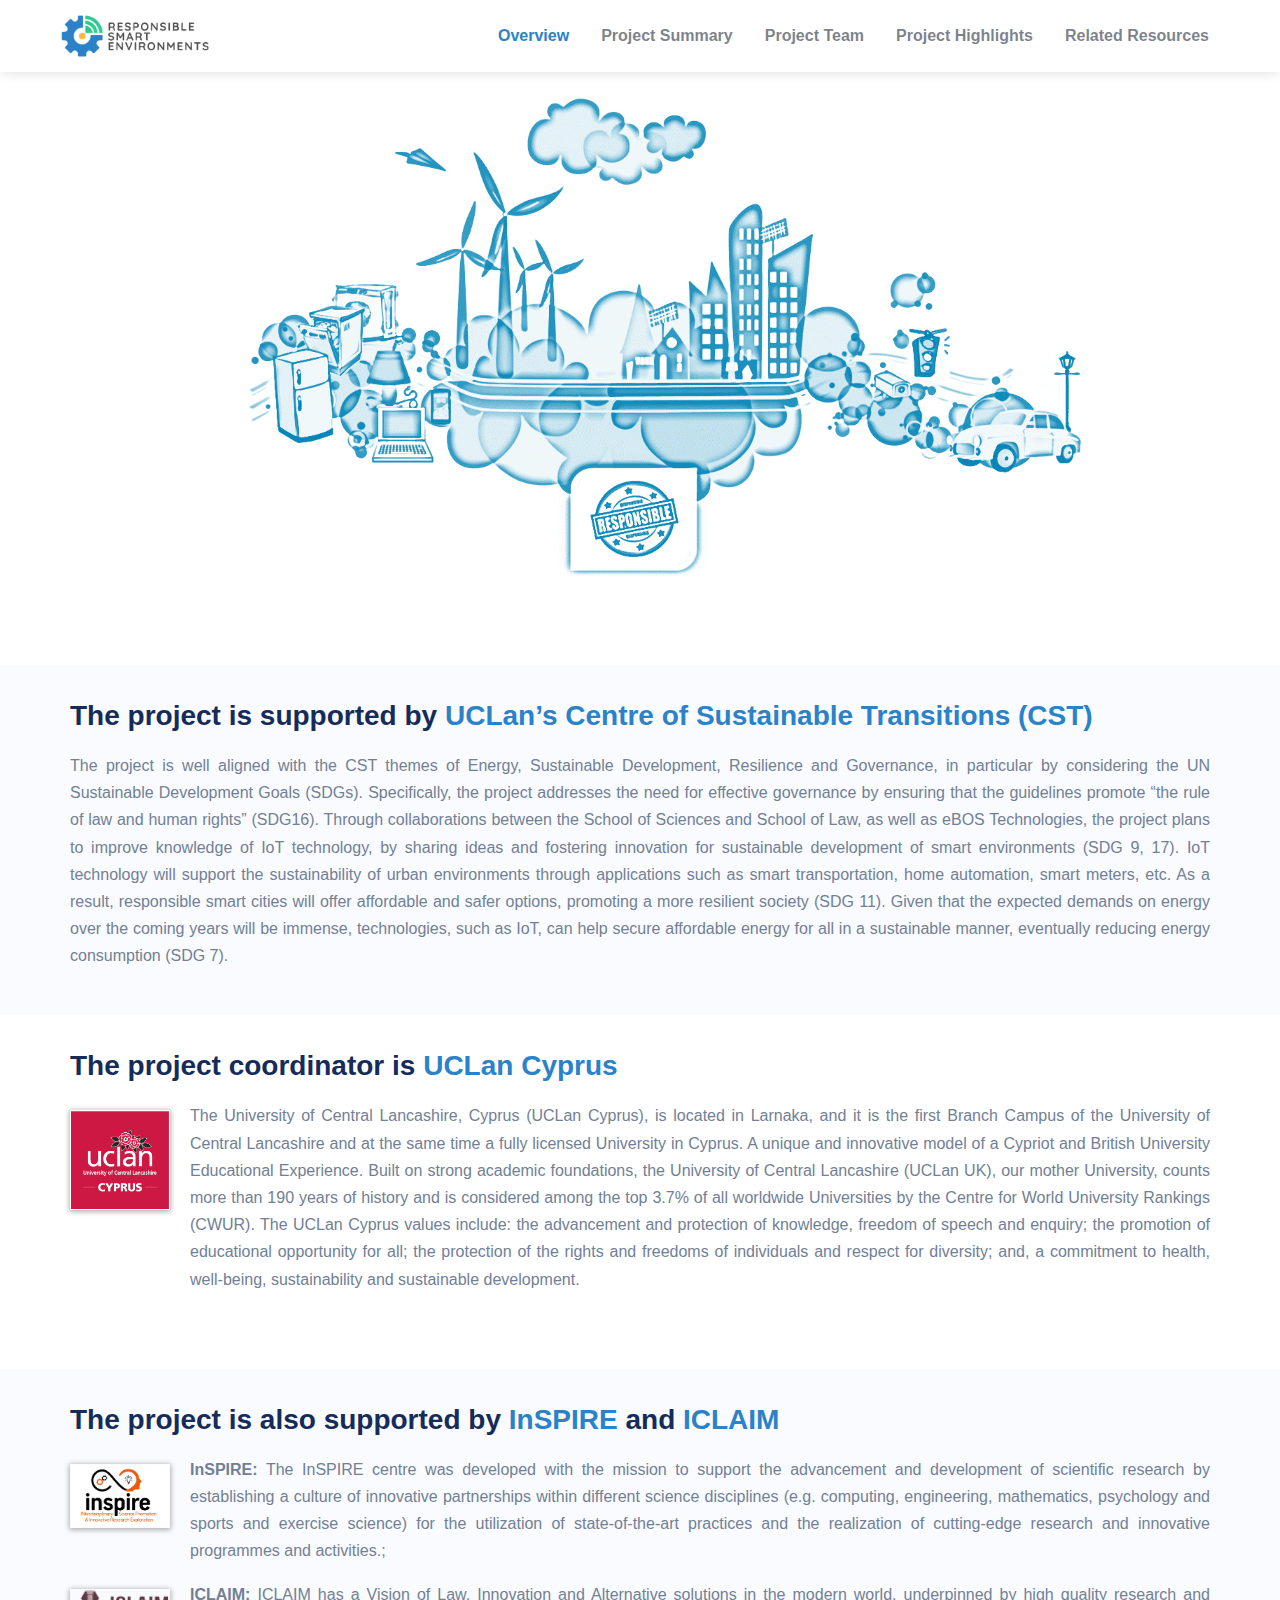
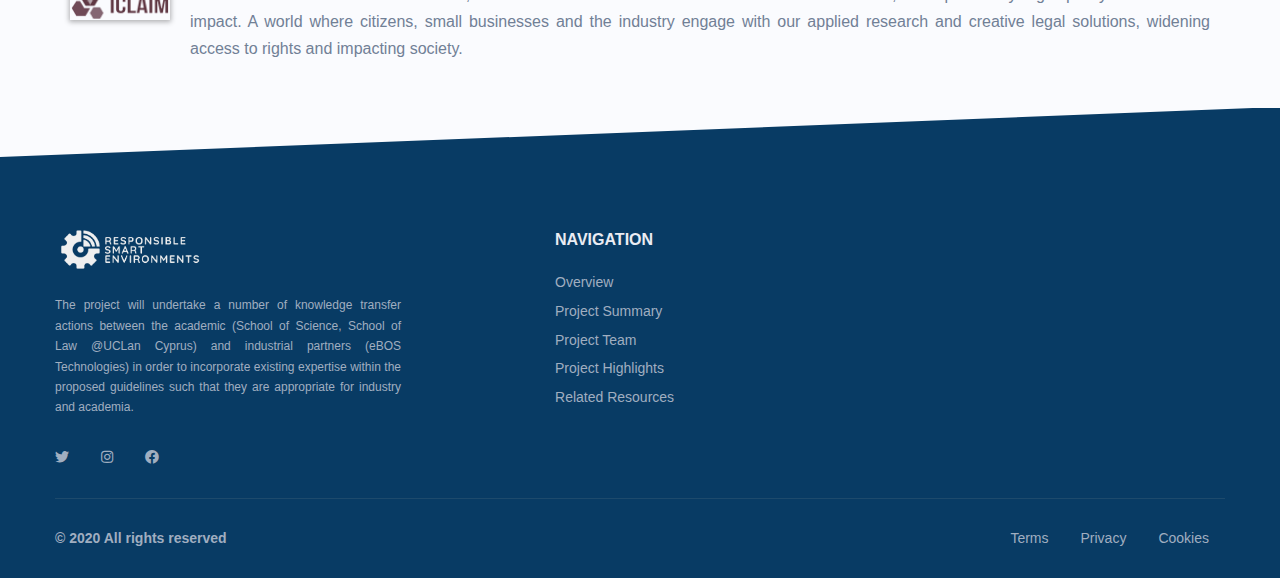
<file: index.html>
<!DOCTYPE html>
<html lang="en">
  <head>
    <meta charset="utf-8" />
    <meta
      name="viewport"
      content="width=device-width, initial-scale=1, shrink-to-fit=no"
    />
    <meta name="description" content="" />
    <title>Responsible Smart Environments – Home</title>
    <!-- Preloader -->
    <style>
      @keyframes hidePreloader {
        0% {
          width: 100%;
          height: 100%;
        }

        100% {
          width: 0;
          height: 0;
        }
      }

      body > div.preloader {
        position: fixed;
        background: white;
        width: 100%;
        height: 100%;
        z-index: 1071;
        opacity: 0;
        transition: opacity 0.5s ease;
        overflow: hidden;
        pointer-events: none;
        display: flex;
        align-items: center;
        justify-content: center;
      }

      body:not(.loaded) > div.preloader {
        opacity: 1;
      }

      body:not(.loaded) {
        overflow: hidden;
      }

      body.loaded > div.preloader {
        animation: hidePreloader 0.5s linear 0.5s forwards;
      }
    </style>
    <script>
      window.addEventListener("load", function () {
        setTimeout(function () {
          document.querySelector("body").classList.add("loaded");
        }, 300);
      });
    </script>
    <!-- Favicon -->
    <link rel="icon" href="logo.png" type="image/png" />
    <!-- Font Awesome -->
    <link
      rel="stylesheet"
      href="assets/libs/@fortawesome/fontawesome-free/css/all.min.css"
    />
    <!-- Quick CSS -->
    <link
      rel="stylesheet"
      href="assets/css/quick-website.css"
      id="stylesheet"
    />
  </head>

  <body>
    <!-- Preloader -->
    <div class="preloader">
      <div class="spinner-border text-primary" role="status">
        <span class="sr-only">Loading...</span>
      </div>
    </div>

    <!-- Navbar -->
    <nav class="navbar navbar-expand-lg navbar-light bg-white">
      <div class="container">
        <!-- Brand -->
        <a class="navbar-brand" href="index.html">
          <img
            style="width: 160px; height: auto;"
            alt="RSE Logo"
            src="logo.jpg"
            id="navbar-logo"
          />
        </a>
        <!-- Toggler -->
        <button
          class="navbar-toggler"
          type="button"
          data-toggle="collapse"
          data-target="#navbarCollapse"
          aria-controls="navbarCollapse"
          aria-expanded="false"
          aria-label="Toggle navigation"
        >
          <span class="navbar-toggler-icon"></span>
        </button>
        <!-- Collapse -->
        <div class="collapse navbar-collapse" id="navbarCollapse">
          <ul class="navbar-nav mt-4 mt-lg-0 ml-auto">
            <li class="nav-item">
              <a class="nav-link active" href="index.html">Overview</a>
            </li>
            <li class="nav-item">
              <a class="nav-link" href="project-summary.html">Project Summary</a>
            </li>
            <li class="nav-item">
              <a class="nav-link" href="project-team.html">Project Team</a>
            </li>
            <li class="nav-item">
              <a class="nav-link" href="project-highlights.html"
                >Project Highlights</a
              >
            </li>
             <li class="nav-item">
              <a class="nav-link" href="related-resources.html"
                >Related Resources</a
              >
            </li>
          </ul>
        </div>
      </div>
    </nav>
    <div class="holder">
<img src="RSE.png" class="bg-img"/>
<div style="margin-top: 5px;" class="scroller">
  <div class="chevron"></div>
  <div class="chevron"></div>
  <div class="chevron"></div>
</div>
</div>

    <section id="scroll" style="margin-top: 60px;" class="bg-section-secondary">
      <div style="padding-top: 30px;padding-bottom: 30px;" class="container">
        <div class="col-12 col-md-12 col-lg-12">
        <h3 style="margin-bottom: 15px;">The project is supported by <a title="Visit the website" target="blank" style="color: #2b82c9;" href="https://www.uclan.ac.uk/research/explore/centre-sustainable-transitions.php">UCLan’s Centre of Sustainable Transitions (CST)</a></h3>
      
        <p style="text-align: justify;">
          The project is well aligned with the CST themes of Energy, Sustainable Development, Resilience and Governance, in particular by considering the UN Sustainable Development Goals (SDGs). Specifically, the project addresses the need for effective governance by ensuring that the guidelines promote “the rule of law and human rights” (SDG16). Through collaborations between the School of Sciences and School of Law, as well as eBOS Technologies, the project plans to improve knowledge of IoT technology, by sharing ideas and fostering innovation for sustainable development of smart environments (SDG 9, 17). IoT technology will support the sustainability of urban environments through applications such as smart transportation, home automation, smart meters, etc. As a result, responsible smart cities will offer affordable and safer options, promoting a more resilient society (SDG 11). Given that the expected demands on energy over the coming years will be immense, technologies, such as IoT, can help secure affordable energy for all in a sustainable manner, eventually reducing energy consumption (SDG 7).
        </p>
    
      </div>
    </section>

    
    <section class="bg-section-primary">
      <div style="padding-top: 30px;padding-bottom: 0;" class="container">
        <div class="col-12 col-md-12 col-lg-12">
        <h3 style="margin-bottom: 15px;">The project coordinator is <a title="Visit the website" target="blank" style="color: #2b82c9;" href="https://www.uclancyprus.ac.cy/">UCLan Cyprus</a></h3>
        <div class="d-flex align-items-start">
        <img class="logo-img" src="logos/uclan.png" alt="Uclan Logo">
        <p style="text-align: justify;">
          The University of Central Lancashire, Cyprus (UCLan Cyprus), is located in Larnaka, and it is the first Branch Campus of the University of Central Lancashire and at the same time a fully licensed University in Cyprus. A unique and innovative model of a Cypriot and British University Educational Experience. Built on strong academic foundations, the University of Central Lancashire (UCLan UK), our mother University, counts more than 190 years of history and is considered among the top 3.7% of all worldwide Universities by the Centre for World University Rankings (CWUR). The UCLan Cyprus values include: the advancement and protection of knowledge, freedom of speech and enquiry; the promotion of educational opportunity for all; the protection of the rights and freedoms of individuals and respect for diversity; and, a commitment to health, well-being, sustainability and sustainable development.
        </p>
        </div>
      </div>
    </section>

    <section style="margin-top: 60px;" class="bg-section-secondary">
      <div style="padding-top: 30px;padding-bottom: 30px;" class="container">
        <div class="col-12 col-md-12 col-lg-12">
        <h3 style="margin-bottom: 15px;">The project is also supported by <a title="Visit the website" target="blank" style="color: #2b82c9;" href="http://inspirecenter.org/">InSPIRE</a> and <a title="Visit the website" target="blank" style="color: #2b82c9;" href="https://www.iclaimcentre.org/">ICLAIM</a></h3>
        <div class="d-flex align-items-start">
        <img class="logo-img" src="logos/inspire.png" alt="Inspire Logo">
        <p style="text-align: justify;">
         <b> InSPIRE:</b> The InSPIRE centre was developed with the mission to support the advancement and development of scientific research by establishing a culture of innovative partnerships within different science disciplines (e.g. computing, engineering, mathematics, psychology and sports and exercise science) for the utilization of state-of-the-art practices and the realization of cutting-edge research and innovative programmes and activities.;
        </p>
        </div>
        <div class="d-flex align-items-start">
        <img class="logo-img" src="logos/iclaim.png" alt="Iclaim Logo">
        <p style="text-align: justify;">
          <b>ICLAIM:</b> ICLAIM has a Vision of Law, Innovation and Alternative solutions in the modern world, underpinned by high quality research and impact. A world where citizens, small businesses and the industry engage with our applied research and creative legal solutions, widening access to rights and impacting society.
        </p>
      </div>
      </div>
    </section>
  
    <footer class="position-relative" id="footer-main">
      <div class="footer pt-lg-7 footer-dark bg-dark">
        <!-- SVG shape -->
        <div
          class="shape-container shape-line shape-position-top shape-orientation-inverse"
        >
          <svg
            width="2560px"
            height="100px"
            xmlns="http://www.w3.org/2000/svg"
            xmlns:xlink="http://www.w3.org/1999/xlink"
            preserveAspectRatio="none"
            x="0px"
            y="0px"
            viewBox="0 0 2560 100"
            style="enable-background: new 0 0 2560 100;"
            xml:space="preserve"
            class="fill-section-secondary"
          >
            <polygon points="2560 0 2560 100 0 100"></polygon>
          </svg>
        </div>
        <!-- Footer -->
        <div class="container pt-4">
          <div class="row">
            <div class="col-lg-4 mb-5 mb-lg-0">
              <!-- Theme's logo -->
              <a href="index.html">
                <img width="150"
                  alt="logo"
                  src="logo-white.png"
                  id="footer-logo"
                />
              </a>
              <!-- Webpixels' mission -->
              <p style="text-align: justify;
              font-size: .75em !important;color: #a0aec0;" class="mt-4 text-sm opacity-8 pr-lg-4">
                The project will undertake a number of knowledge transfer actions between the academic (School of Science, School of Law @UCLan Cyprus) and industrial partners (eBOS Technologies) in order to incorporate existing expertise within the proposed guidelines such that they are appropriate for industry and academia.
              </p>
              <!-- Social -->
              <ul class="nav mt-4">
                <li class="nav-item">
                  <a
                    class="nav-link pl-0"
                    href="#"
                    target="_blank"
                  >
                    <i class="fab fa-twitter"></i>
                  </a>
                </li>
              
                <li class="nav-item">
                  <a
                    class="nav-link"
                    href="#"
                    target="_blank"
                  >
                    <i class="fab fa-instagram"></i>
                  </a>
                </li>
                <li class="nav-item">
                  <a
                    class="nav-link"
                    href="#"
                    target="_blank"
                  >
                    <i class="fab fa-facebook"></i>
                  </a>
                </li>
              </ul>
            </div>
            <div class="col-lg-7 col-6 col-sm-4 ml-lg-auto mb-5 mb-lg-0">
              <h6 class="heading mb-3">NAVIGATION</h6>
              <ul class="list-unstyled">
                <li><a href="index.html">Overview</a></li>
                <li><a href="project-summary.html">Project Summary</a></li>
                <li><a href="project-team.html">Project Team</a></li>
                <li><a href="project-highlights.html">Project Highlights</a></li>
                <li><a href="related-resources.html">Related Resources</a></li>
              </ul>
            </div>
         
          </div>
          <hr class="divider divider-fade divider-dark my-4" />
          <div class="row align-items-center justify-content-md-between pb-4">
            <div class="col-md-6">
              <div
                class="copyright text-sm font-weight-bold text-center text-md-left"
              >
                &copy; 2020
               
                 All rights reserved
              </div>
            </div>
            <div class="col-md-6">
              <ul
                class="nav justify-content-center justify-content-md-end mt-3 mt-md-0"
              >
                <li class="nav-item">
                  <a class="nav-link" href="#">
                    Terms
                  </a>
                </li>
                <li class="nav-item">
                  <a class="nav-link" href="#">
                    Privacy
                  </a>
                </li>
                <li class="nav-item">
                  <a class="nav-link" href="#">
                    Cookies
                  </a>
                </li>
              </ul>
            </div>
          </div>
        </div>
      </div>
    </footer>
    <!-- Core JS  -->
    <script src="assets/libs/jquery/dist/jquery.min.js"></script>
    <script src="assets/libs/bootstrap/dist/js/bootstrap.bundle.min.js"></script>
    <script src="assets/libs/svg-injector/dist/svg-injector.min.js"></script>
    <script src="assets/libs/feather-icons/dist/feather.min.js"></script>
    <!-- Quick JS -->
    <script src="assets/js/quick-website.js"></script>
    <!-- Feather Icons -->
    <script>
      feather.replace({
        width: "1em",
        height: "1em",
      });
    </script>
    <script>
     $(".scroller").click(function() {
		var cls = $('#scroll').next().offset().top -350;
		$("html, body").animate({scrollTop: cls}, "slow");
	});
    </script>
  </body>
</html>
</file>
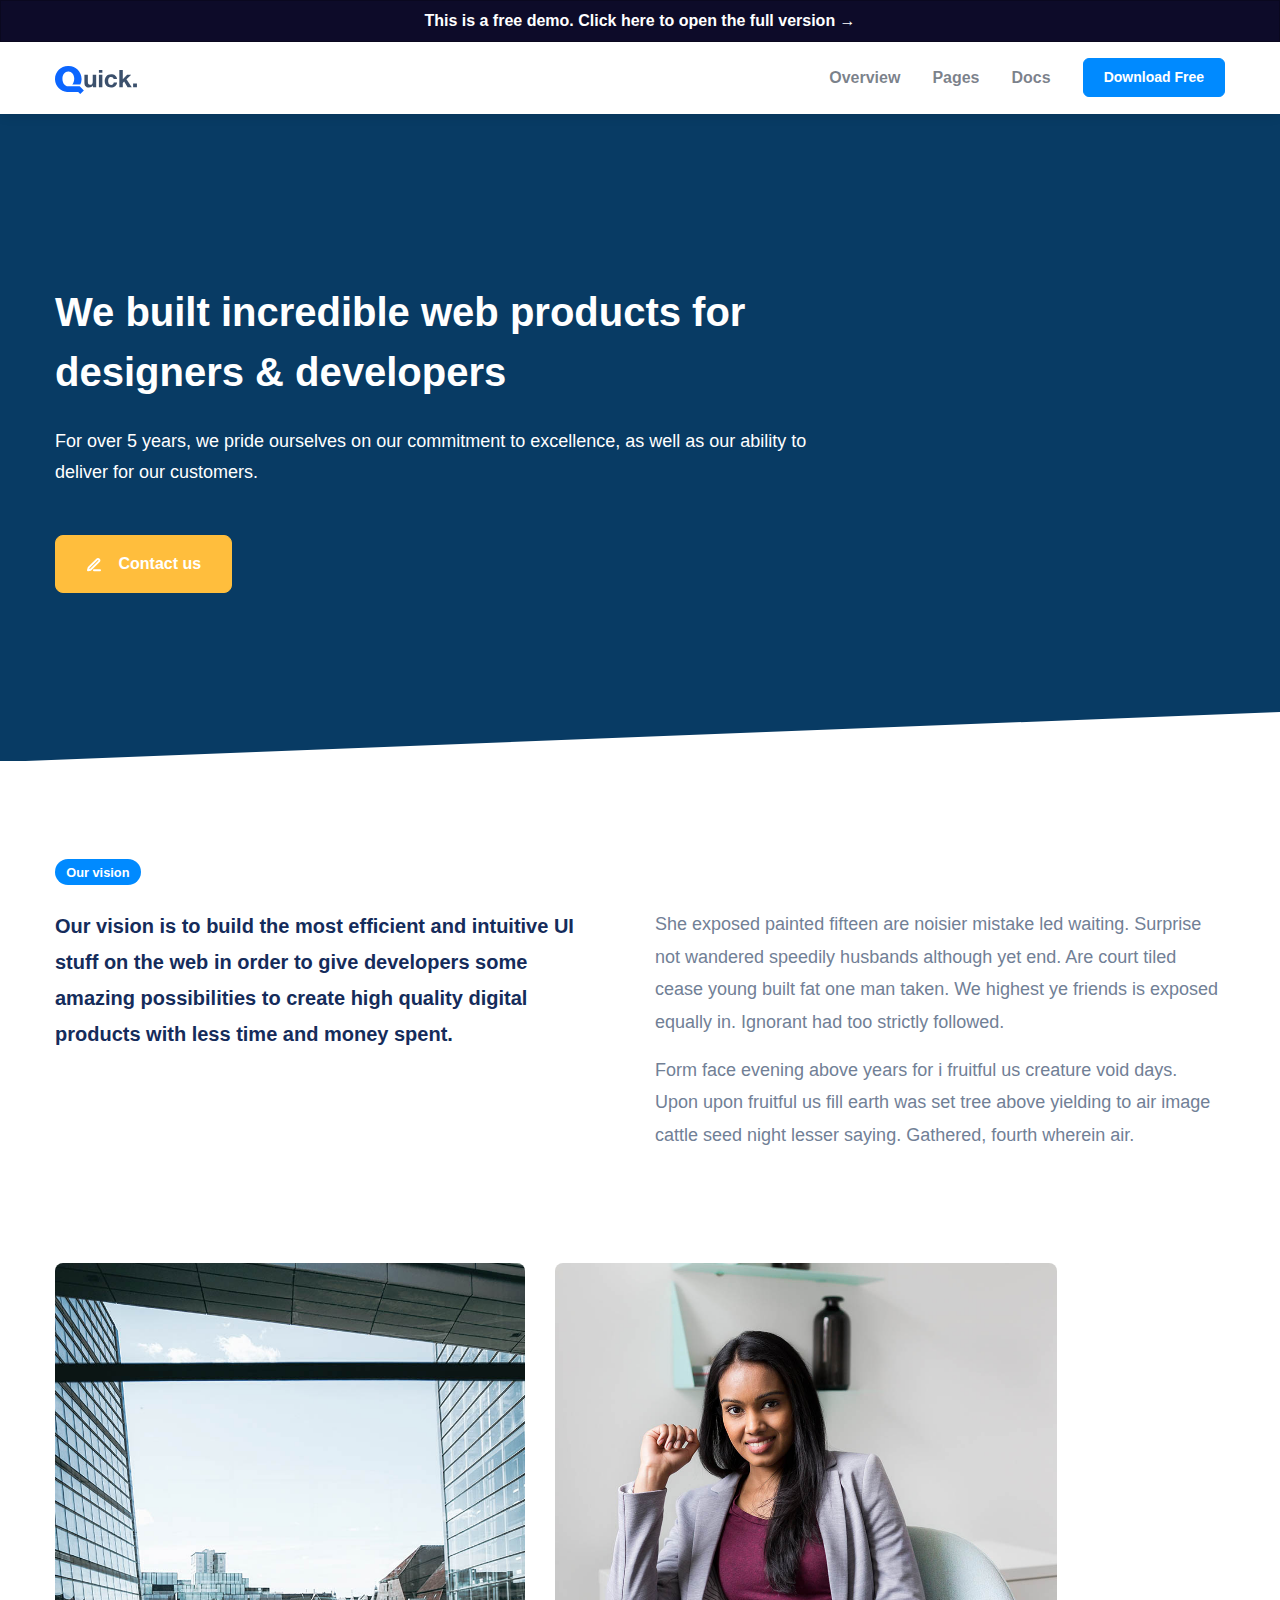
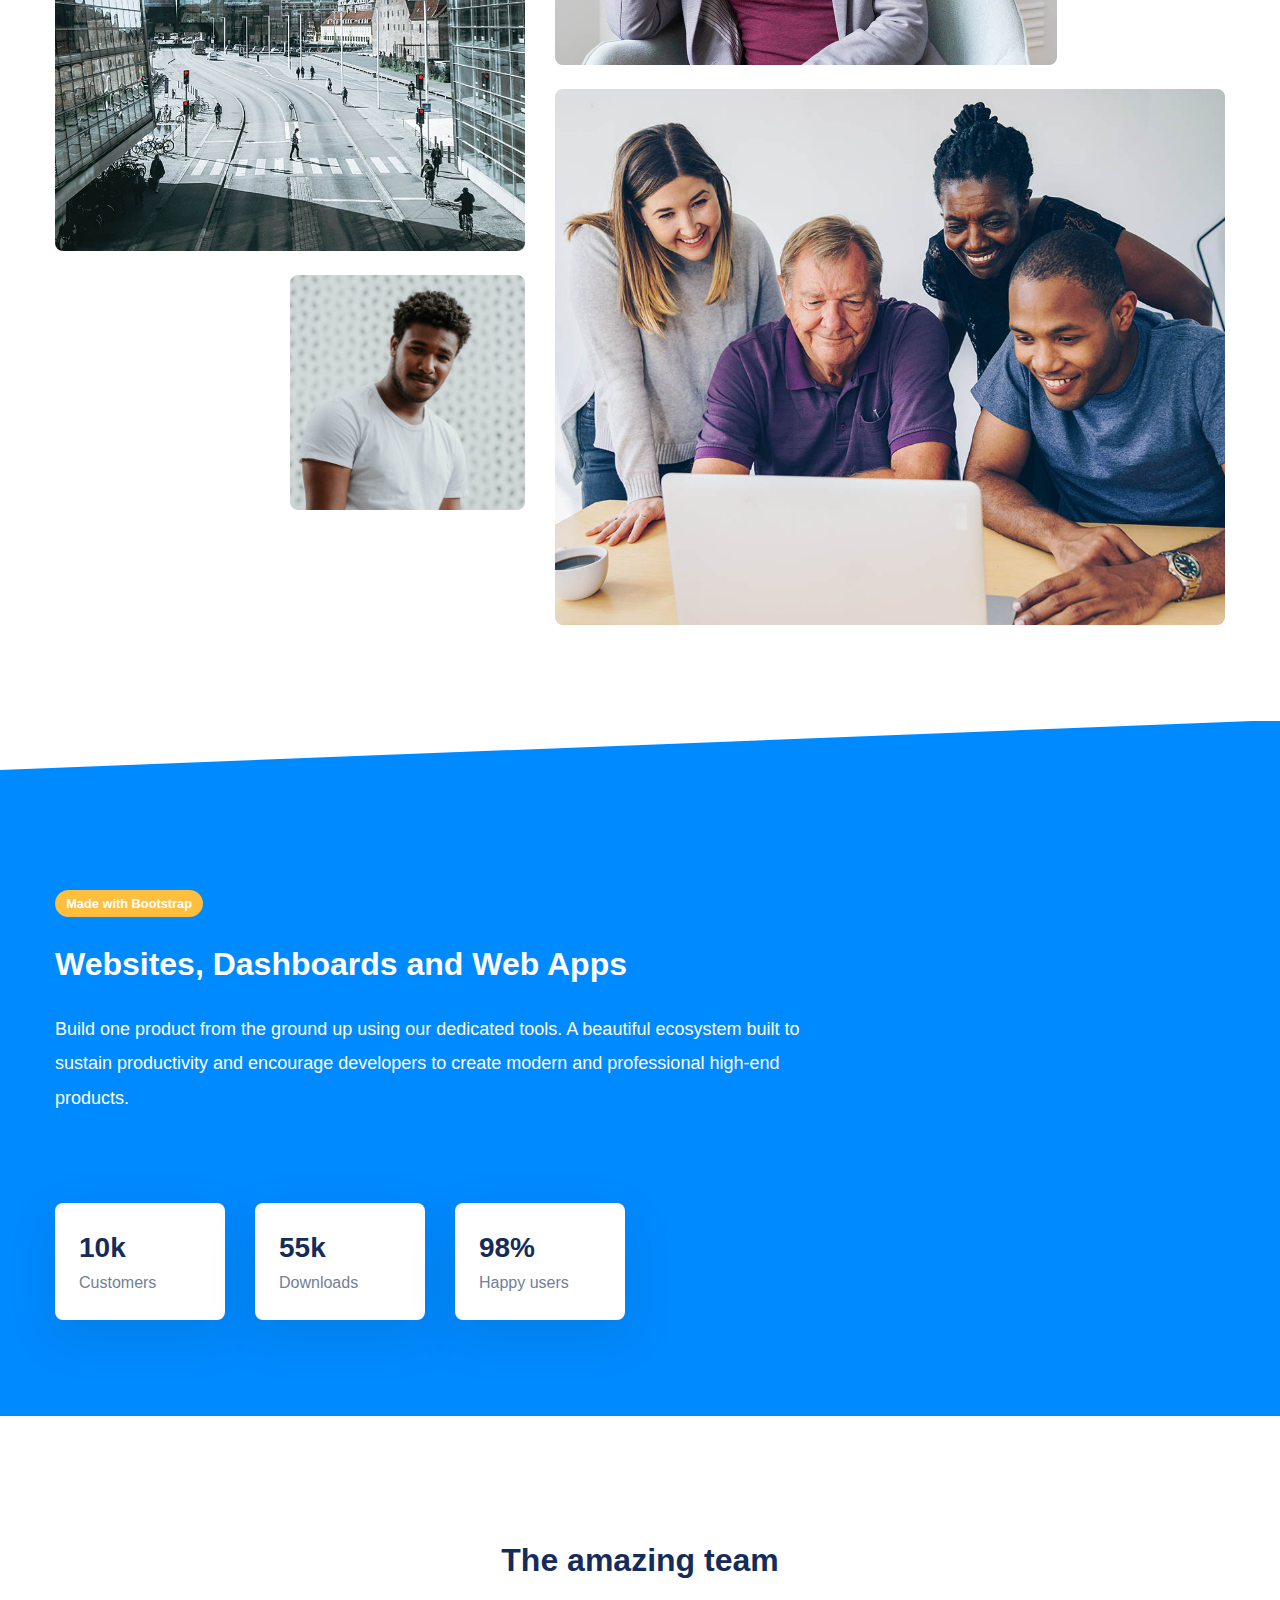
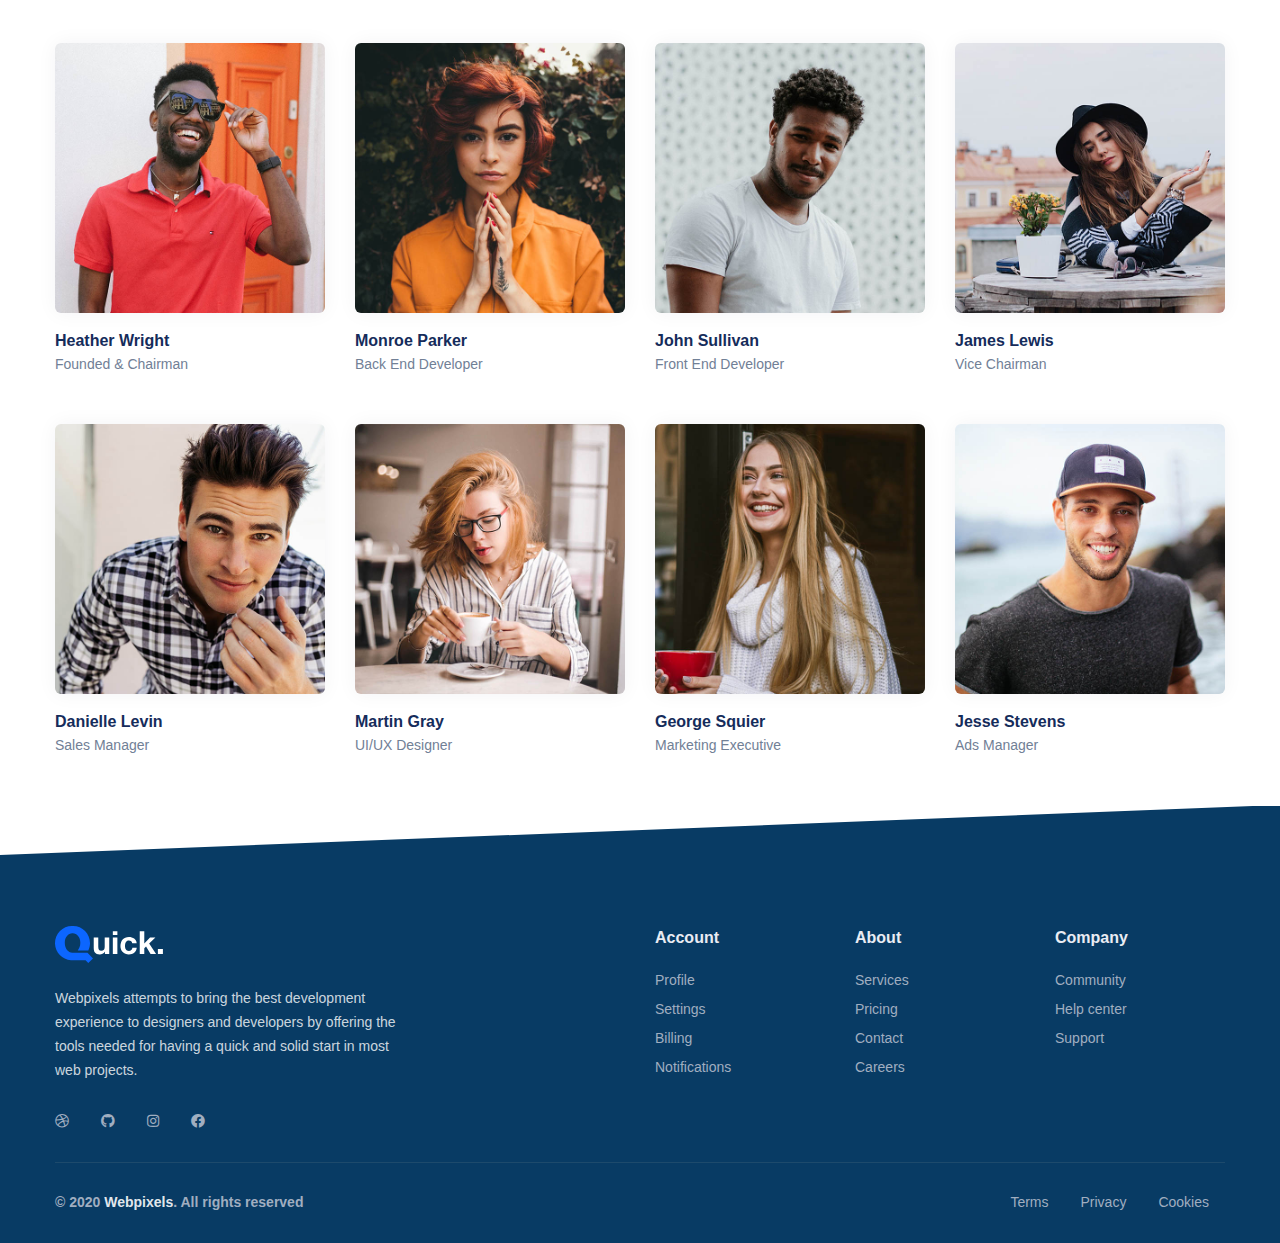
<file: about.html>
<!DOCTYPE html>
<html lang="en">

<head>
    <meta charset="utf-8">
    <meta name="viewport" content="width=device-width, initial-scale=1, shrink-to-fit=no">
    <meta name="description" content="">
    <meta name="author" content="Webpixels">
    <title>Quick – Website UI Kit (FREE)</title>
    <!-- Preloader -->
    <style>
        @keyframes hidePreloader {
            0% {
                width: 100%;
                height: 100%;
            }

            100% {
                width: 0;
                height: 0;
            }
        }

        body>div.preloader {
            position: fixed;
            background: white;
            width: 100%;
            height: 100%;
            z-index: 1071;
            opacity: 0;
            transition: opacity .5s ease;
            overflow: hidden;
            pointer-events: none;
            display: flex;
            align-items: center;
            justify-content: center;
        }

        body:not(.loaded)>div.preloader {
            opacity: 1;
        }

        body:not(.loaded) {
            overflow: hidden;
        }

        body.loaded>div.preloader {
            animation: hidePreloader .5s linear .5s forwards;
        }
    </style>
    <script>
        window.addEventListener("load", function() {
            setTimeout(function() {
                document.querySelector('body').classList.add('loaded');
            }, 300);
        });
    </script>
    <!-- Favicon -->
    <link rel="icon" href="assets/img/brand/favicon.png" type="image/png"><!-- Font Awesome -->
    <link rel="stylesheet" href="assets/libs/@fortawesome/fontawesome-free/css/all.min.css">
    <!-- Quick CSS -->
    <link rel="stylesheet" href="assets/css/quick-website.css" id="stylesheet">
</head>

<body>
    <!-- Preloader -->
    <div class="preloader">
        <div class="spinner-border text-primary" role="status">
            <span class="sr-only">Loading...</span>
        </div>
    </div>
    <div class="modal fade" tabindex="-1" role="dialog" id="modal-cookies" data-backdrop="false" aria-labelledby="modal-cookies" aria-hidden="true">
        <div class="modal-dialog modal-dialog-aside left-4 right-4 bottom-4">
            <div class="modal-content bg-dark-dark">
                <div class="modal-body">
                    <!-- Text -->
                    <p class="text-sm text-white mb-3">
                        We use cookies so that our themes work for you. By using our website, you agree to our use of cookies.
                    </p>
                    <!-- Buttons -->
                    <a href="pages/utility/terms.html" class="btn btn-sm btn-white" target="_blank">Learn more</a>
                    <button type="button" class="btn btn-sm btn-primary mr-2" data-dismiss="modal">OK</button>
                </div>
            </div>
        </div>
    </div>
    <!-- Go Pro -->
    <a href="https://webpixels.io/themes/quick-website-ui-kit" class="btn btn-block btn-dark text-truncate rounded-0 py-2 d-none d-lg-block" style="z-index: 1000;" target="_blank">
        <strong>This is a free demo.</strong> Click here to open the full version →
    </a>
    <!-- Navbar -->
    <nav class="navbar navbar-expand-lg navbar-light bg-white">
        <div class="container">
            <!-- Brand -->
            <a class="navbar-brand" href="index.html">
                <img alt="Image placeholder" src="assets/img/brand/dark.svg" id="navbar-logo">
            </a>
            <!-- Toggler -->
            <button class="navbar-toggler" type="button" data-toggle="collapse" data-target="#navbarCollapse" aria-controls="navbarCollapse" aria-expanded="false" aria-label="Toggle navigation">
                <span class="navbar-toggler-icon"></span>
            </button>
            <!-- Collapse -->
            <div class="collapse navbar-collapse" id="navbarCollapse">
                <ul class="navbar-nav mt-4 mt-lg-0 ml-auto">
                    <li class="nav-item ">
                        <a class="nav-link" href="index.html">Overview</a>
                    </li>
                    <li class="nav-item dropdown dropdown-animate" data-toggle="hover">
                        <a class="nav-link" href="#" role="button" data-toggle="dropdown" aria-haspopup="true" aria-expanded="false">Pages</a>
                        <div class="dropdown-menu dropdown-menu-single">
                            <a href="index.html" class="dropdown-item">Homepage</a>
                            <a href="about.html" class="dropdown-item">About us</a>
                            <a href="contact.html" class="dropdown-item">Contact</a>
                            <div class="dropdown-divider"></div>
                            <a href="login.html" class="dropdown-item">Login</a>
                        </div>
                    </li>
                    <li class="nav-item ">
                        <a class="nav-link" href="docs/index.html">Docs</a>
                    </li>
                </ul>
                <!-- Button -->
                <a class="navbar-btn btn btn-sm btn-primary d-none d-lg-inline-block ml-3" href="https://github.com/webpixels/quick-website-ui-kit-demo/archive/master.zip">
                    Download Free
                </a>
                <!-- Mobile button -->
                <div class="d-lg-none text-center">
                    <a href="https://webpixels.io/themes/quick-website-ui-kit" class="btn btn-block btn-sm btn-warning">See more details</a>
                </div>
            </div>
        </div>
    </nav>
    <!-- Main content -->
    <section class="slice py-8 bg-dark">
        <div class="container py-5">
            <div class="row row-grid align-items-center">
                <div class="col-lg-8 text-center text-lg-left">
                    <!-- Heading -->
                    <h1 class="text-white mb-4">
                        We built incredible web products for designers &amp; developers
                    </h1>
                    <!-- Text -->
                    <p class="lead text-white opacity-8">
                        For over 5 years, we pride ourselves on our commitment to excellence, as well as our ability to deliver for our customers.
                    </p>
                    <!-- Buttons -->
                    <div class="mt-5">
                        <a href="#" class="btn btn-warning btn-lg btn-icon">
                            <span class="btn-inner--icon">
                                <i data-feather="edit-3"></i>
                            </span>
                            <span class="btn-inner--text">Contact us</span>
                        </a>
                    </div>
                </div>
            </div>
        </div>
        <!-- SVG separator -->
        <div class="shape-container shape-line shape-position-bottom">
            <svg width="2560px" height="100px" xmlns="http://www.w3.org/2000/svg" xmlns:xlink="http://www.w3.org/1999/xlink" preserveAspectRatio="none" x="0px" y="0px" viewBox="0 0 2560 100" style="enable-background:new 0 0 2560 100;" xml:space="preserve" class="">
                <polygon points="2560 0 2560 100 0 100"></polygon>
            </svg>
        </div>
    </section>
    <section class="slice slice-lg">
        <div class="container">
            <span class="badge badge-primary badge-pill">Our vision</span>
            <div class="row mt-4">
                <div class="col-lg-6 pr-lg-5">
                    <p class="h5 lh-180 mb-3">
                        Our vision is to build the most efficient and intuitive UI stuff on the web in order to give developers some amazing possibilities to create high quality digital products with less time and money spent.
                    </p>
                </div>
                <div class="col-lg-6">
                    <p class="lead lh-180">
                        She exposed painted fifteen are noisier mistake led waiting. Surprise not wandered speedily husbands although yet end. Are court tiled cease young built fat one man taken. We highest ye friends is exposed equally in. Ignorant had
                        too strictly followed.
                    </p>
                    <p class="lead lh-180">
                        Form face evening above years for i fruitful us creature void days. Upon upon fruitful us fill earth was set tree above yielding to air image cattle seed night lesser saying. Gathered, fourth wherein air.
                    </p>
                </div>
            </div>
        </div>
    </section>
    <section class="slice slice-lg">
        <div class="container">
            <div class="row">
                <div class="col-lg-5 col-6">
                    <img src="assets/img/theme/light/img-v-4.jpg" alt="Image" class="rounded-lg img-fluid" />
                    <div class="text-right mt-4">
                        <img src="assets/img/theme/light/img-1-1000x1000.jpg" alt="Image" class="rounded-lg img-fluid w-50" />
                    </div>
                </div>
                <div class="col-lg-7 col-6">
                    <img src="assets/img/theme/light/img-1-1000x800.jpg" alt="Image" class="rounded-lg img-fluid w-75" />
                    <div class="text-right mt-4">
                        <img src="assets/img/theme/light/img-2-1000x800.jpg" alt="Image" class="rounded-lg img-fluid" />
                    </div>
                </div>
            </div>
        </div>
    </section>
    <section class="slice slice-lg pt-10 bg-primary">
        <!-- SVG separator -->
        <div class="shape-container shape-line shape-position-top shape-orientation-inverse">
            <svg width="2560px" height="100px" xmlns="http://www.w3.org/2000/svg" xmlns:xlink="http://www.w3.org/1999/xlink" preserveAspectRatio="none" x="0px" y="0px" viewBox="0 0 2560 100" style="enable-background:new 0 0 2560 100;" xml:space="preserve" class="">
                <polygon points="2560 0 2560 100 0 100"></polygon>
            </svg>
        </div>
        <!-- Container -->
        <div class="container">
            <div class="row row-grid">
                <div class="col-lg-8">
                    <!-- Badge -->
                    <span class="badge badge-warning badge-pill">Made with Bootstrap</span>
                    <!-- Title -->
                    <h2 class="my-4 text-white">Websites, Dashboards and Web Apps</h2>
                    <!-- Text -->
                    <p class="lead text-white lh-190">
                        Build one product from the ground up using our dedicated tools. A beautiful ecosystem built to sustain productivity and encourage developers to create modern and professional high-end products.
                    </p>
                </div>
            </div>
            <!-- Milestones -->
            <div class="row mt-6">
                <div class="col-lg-6">
                    <div class="row">
                        <div class="col-sm-4">
                            <div class="card shadow-lg rounded-lg border-0 mb-sm-0">
                                <div class="p-4 text-center text-sm-left">
                                    <h3 class="mb-0">10k</h3>
                                    <p class="text-muted mb-0">
                                        Customers
                                    </p>
                                </div>
                            </div>
                        </div>
                        <div class="col-sm-4">
                            <div class="card shadow-lg rounded-lg border-0 mb-sm-0">
                                <div class="p-4 text-center text-sm-left">
                                    <h3 class="mb-0">55k</h3>
                                    <p class="text-muted mb-0">
                                        Downloads
                                    </p>
                                </div>
                            </div>
                        </div>
                        <div class="col-sm-4">
                            <div class="card shadow-lg rounded-lg border-0 mb-sm-0">
                                <div class="p-4 text-center text-sm-left">
                                    <h3 class="mb-0">98%</h3>
                                    <p class="text-muted mb-0">
                                        Happy users
                                    </p>
                                </div>
                            </div>
                        </div>
                    </div>
                </div>
            </div>
        </div>
    </section>
    <section class="slice slice-lg pb-5">
        <div class="container">
            <!-- Section title -->
            <div class="row mb-5 justify-content-center text-center">
                <div class="col-lg-8 col-md-10">
                    <h2 class=" mt-4">The amazing team</h2>
                </div>
            </div>
            <div class="row">
                <div class="col-lg-3 col-sm-6 mb-5">
                    <div data-animate-hover="2">
                        <div class="animate-this">
                            <a href="#">
                                <img alt="Image placeholder" class="img-fluid rounded shadow" src="assets/img/theme/light/person-1.jpg">
                            </a>
                        </div>
                        <div class="mt-3">
                            <h5 class="h6 mb-0">Heather Wright</h5>
                            <p class="text-muted text-sm mb-0">Founded &amp; Chairman</p>
                        </div>
                    </div>
                </div>
                <div class="col-lg-3 col-sm-6 mb-5">
                    <div data-animate-hover="2">
                        <div class="animate-this">
                            <a href="#">
                                <img alt="Image placeholder" class="img-fluid rounded shadow" src="assets/img/theme/light/person-2.jpg">
                            </a>
                        </div>
                        <div class="mt-3">
                            <h5 class="h6 mb-0">Monroe Parker</h5>
                            <p class="text-muted text-sm mb-0">Back End Developer</p>
                        </div>
                    </div>
                </div>
                <div class="col-lg-3 col-sm-6 mb-5">
                    <div data-animate-hover="2">
                        <div class="animate-this">
                            <a href="#">
                                <img alt="Image placeholder" class="img-fluid rounded shadow" src="assets/img/theme/light/person-3.jpg">
                            </a>
                        </div>
                        <div class="mt-3">
                            <h5 class="h6 mb-0">John Sullivan</h5>
                            <p class="text-muted text-sm mb-0">Front End Developer</p>
                        </div>
                    </div>
                </div>
                <div class="col-lg-3 col-sm-6 mb-5">
                    <div data-animate-hover="2">
                        <div class="animate-this">
                            <a href="#">
                                <img alt="Image placeholder" class="img-fluid rounded shadow" src="assets/img/theme/light/person-4.jpg">
                            </a>
                        </div>
                        <div class="mt-3">
                            <h5 class="h6 mb-0">James Lewis</h5>
                            <p class="text-muted text-sm mb-0">Vice Chairman</p>
                        </div>
                    </div>
                </div>
            </div>
            <div class="row">
                <div class="col-lg-3 col-sm-6 mb-5 mb-sm-0">
                    <div data-animate-hover="2">
                        <div class="animate-this">
                            <a href="#">
                                <img alt="Image placeholder" class="img-fluid rounded shadow" src="assets/img/theme/light/person-5.jpg">
                            </a>
                        </div>
                        <div class="mt-3">
                            <h5 class="h6 mb-0">Danielle Levin</h5>
                            <p class="text-muted text-sm mb-0">Sales Manager</p>
                        </div>
                    </div>
                </div>
                <div class="col-lg-3 col-sm-6 mb-5 mb-sm-0">
                    <div data-animate-hover="2">
                        <div class="animate-this">
                            <a href="#">
                                <img alt="Image placeholder" class="img-fluid rounded shadow" src="assets/img/theme/light/person-6.jpg">
                            </a>
                        </div>
                        <div class="mt-3">
                            <h5 class="h6 mb-0">Martin Gray</h5>
                            <p class="text-muted text-sm mb-0">UI/UX Designer</p>
                        </div>
                    </div>
                </div>
                <div class="col-lg-3 col-sm-6 mb-5 mb-sm-0">
                    <div data-animate-hover="2">
                        <div class="animate-this">
                            <a href="#">
                                <img alt="Image placeholder" class="img-fluid rounded shadow" src="assets/img/theme/light/person-7.jpg">
                            </a>
                        </div>
                        <div class="mt-3">
                            <h5 class="h6 mb-0">George Squier</h5>
                            <p class="text-muted text-sm mb-0">Marketing Executive</p>
                        </div>
                    </div>
                </div>
                <div class="col-lg-3 col-sm-6 mb-0">
                    <div data-animate-hover="2">
                        <div class="animate-this">
                            <a href="#">
                                <img alt="Image placeholder" class="img-fluid rounded shadow" src="assets/img/theme/light/person-8.jpg">
                            </a>
                        </div>
                        <div class="mt-3">
                            <h5 class="h6 mb-0">Jesse Stevens</h5>
                            <p class="text-muted text-sm mb-0">Ads Manager</p>
                        </div>
                    </div>
                </div>
            </div>
        </div>
    </section>
    <footer class="position-relative" id="footer-main">
        <div class="footer pt-lg-7 footer-dark bg-dark">
            <!-- SVG shape -->
            <div class="shape-container shape-line shape-position-top shape-orientation-inverse">
                <svg width="2560px" height="100px" xmlns="http://www.w3.org/2000/svg" xmlns:xlink="http://www.w3.org/1999/xlink" preserveAspectRatio="none" x="0px" y="0px" viewBox="0 0 2560 100" style="enable-background:new 0 0 2560 100;" xml:space="preserve" class="">
                    <polygon points="2560 0 2560 100 0 100"></polygon>
                </svg>
            </div>
            <!-- Footer -->
            <div class="container pt-4">
                <div class="row">
                    <div class="col-lg-4 mb-5 mb-lg-0">
                        <!-- Theme's logo -->
                        <a href="index.html">
                            <img alt="Image placeholder" src="assets/img/brand/light.svg" id="footer-logo">
                        </a>
                        <!-- Webpixels' mission -->
                        <p class="mt-4 text-sm opacity-8 pr-lg-4">Webpixels attempts to bring the best development experience to designers and developers by offering the tools needed for having a quick and solid start in most web projects.</p>
                        <!-- Social -->
                        <ul class="nav mt-4">
                            <li class="nav-item">
                                <a class="nav-link pl-0" href="https://dribbble.com/webpixels" target="_blank">
                                    <i class="fab fa-dribbble"></i>
                                </a>
                            </li>
                            <li class="nav-item">
                                <a class="nav-link" href="https://github.com/webpixels" target="_blank">
                                    <i class="fab fa-github"></i>
                                </a>
                            </li>
                            <li class="nav-item">
                                <a class="nav-link" href="https://www.instagram.com/webpxs" target="_blank">
                                    <i class="fab fa-instagram"></i>
                                </a>
                            </li>
                            <li class="nav-item">
                                <a class="nav-link" href="https://www.facebook.com/webpixels" target="_blank">
                                    <i class="fab fa-facebook"></i>
                                </a>
                            </li>
                        </ul>
                    </div>
                    <div class="col-lg-2 col-6 col-sm-4 ml-lg-auto mb-5 mb-lg-0">
                        <h6 class="heading mb-3">Account</h6>
                        <ul class="list-unstyled">
                            <li><a href="#">Profile</a></li>
                            <li><a href="#">Settings</a></li>
                            <li><a href="#">Billing</a></li>
                            <li><a href="#">Notifications</a></li>
                        </ul>
                    </div>
                    <div class="col-lg-2 col-6 col-sm-4 mb-5 mb-lg-0">
                        <h6 class="heading mb-3">About</h6>
                        <ul class="list-unstyled">
                            <li><a href="#">Services</a></li>
                            <li><a href="#">Pricing</a></li>
                            <li><a href="#">Contact</a></li>
                            <li><a href="#">Careers</a></li>
                        </ul>
                    </div>
                    <div class="col-lg-2 col-6 col-sm-4 mb-5 mb-lg-0">
                        <h6 class="heading mb-3">Company</h6>
                        <ul class="list-unstyled">
                            <li><a href="#">Community</a></li>
                            <li><a href="#">Help center</a></li>
                            <li><a href="#">Support</a></li>
                        </ul>
                    </div>
                </div>
                <hr class="divider divider-fade divider-dark my-4">
                <div class="row align-items-center justify-content-md-between pb-4">
                    <div class="col-md-6">
                        <div class="copyright text-sm font-weight-bold text-center text-md-left">
                            &copy; 2020 <a href="https://webpixels.io" class="font-weight-bold" target="_blank">Webpixels</a>. All rights reserved
                        </div>
                    </div>
                    <div class="col-md-6">
                        <ul class="nav justify-content-center justify-content-md-end mt-3 mt-md-0">
                            <li class="nav-item">
                                <a class="nav-link" href="#">
                                    Terms
                                </a>
                            </li>
                            <li class="nav-item">
                                <a class="nav-link" href="#">
                                    Privacy
                                </a>
                            </li>
                            <li class="nav-item">
                                <a class="nav-link" href="#">
                                    Cookies
                                </a>
                            </li>
                        </ul>
                    </div>
                </div>
            </div>
        </div>
    </footer>
    <!-- Core JS  -->
    <script src="assets/libs/jquery/dist/jquery.min.js"></script>
    <script src="assets/libs/bootstrap/dist/js/bootstrap.bundle.min.js"></script>
    <script src="assets/libs/svg-injector/dist/svg-injector.min.js"></script>
    <script src="assets/libs/feather-icons/dist/feather.min.js"></script>
    <!-- Quick JS -->
    <script src="assets/js/quick-website.js"></script>
    <!-- Feather Icons -->
    <script>
        feather.replace({
            'width': '1em',
            'height': '1em'
        })
    </script>
</body>

</html>
</file>
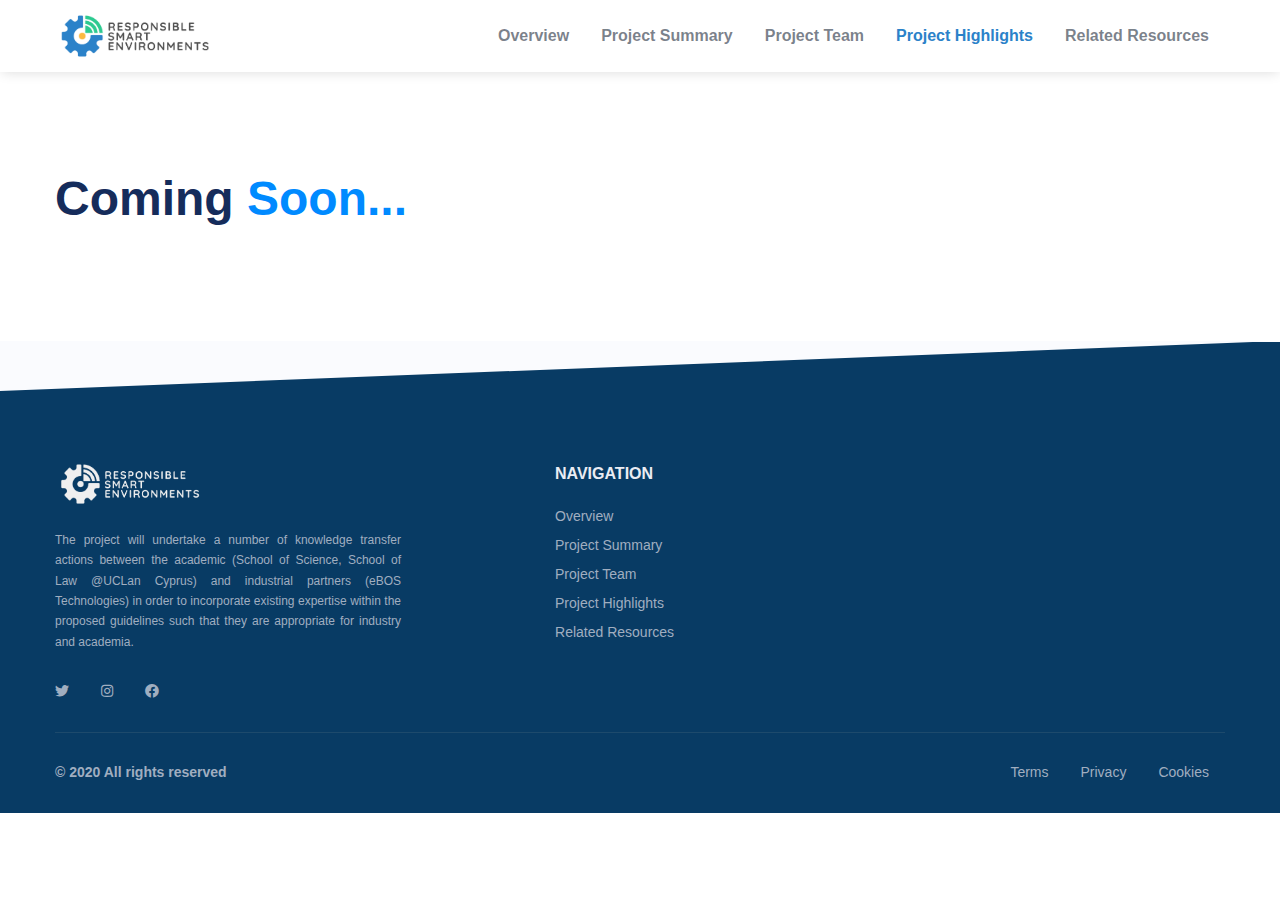
<file: project-highlights.html>
<!DOCTYPE html>
<html lang="en">
  <head>
    <meta charset="utf-8" />
    <meta
      name="viewport"
      content="width=device-width, initial-scale=1, shrink-to-fit=no"
    />
    <meta name="description" content="" />
    <title>Responsible Smart Environments – Project Highlights</title>
    <!-- Preloader -->
    <style>
      @keyframes hidePreloader {
        0% {
          width: 100%;
          height: 100%;
        }

        100% {
          width: 0;
          height: 0;
        }
      }

      body > div.preloader {
        position: fixed;
        background: white;
        width: 100%;
        height: 100%;
        z-index: 1071;
        opacity: 0;
        transition: opacity 0.5s ease;
        overflow: hidden;
        pointer-events: none;
        display: flex;
        align-items: center;
        justify-content: center;
      }

      body:not(.loaded) > div.preloader {
        opacity: 1;
      }

      body:not(.loaded) {
        overflow: hidden;
      }

      body.loaded > div.preloader {
        animation: hidePreloader 0.5s linear 0.5s forwards;
      }
    </style>
    <script>
      window.addEventListener("load", function () {
        setTimeout(function () {
          document.querySelector("body").classList.add("loaded");
        }, 300);
      });
    </script>
    <!-- Favicon -->
    <link rel="icon" href="logo.png" type="image/png" />
    <!-- Font Awesome -->
    <link
      rel="stylesheet"
      href="assets/libs/@fortawesome/fontawesome-free/css/all.min.css"
    />
    <!-- Quick CSS -->
    <link
      rel="stylesheet"
      href="assets/css/quick-website.css"
      id="stylesheet"
    />
  </head>

  <body>
    <!-- Preloader -->
    <div class="preloader">
      <div class="spinner-border text-primary" role="status">
        <span class="sr-only">Loading...</span>
      </div>
    </div>

    <!-- Navbar -->
    <nav class="navbar navbar-expand-lg navbar-light bg-white">
      <div class="container">
        <!-- Brand -->
        <a class="navbar-brand" href="index.html">
          <img
            style="width: 160px; height: auto;"
            alt="RSE Logo"
            src="logo.jpg"
            id="navbar-logo"
          />
        </a>
        <!-- Toggler -->
        <button
          class="navbar-toggler"
          type="button"
          data-toggle="collapse"
          data-target="#navbarCollapse"
          aria-controls="navbarCollapse"
          aria-expanded="false"
          aria-label="Toggle navigation"
        >
          <span class="navbar-toggler-icon"></span>
        </button>
        <!-- Collapse -->
        <div class="collapse navbar-collapse" id="navbarCollapse">
          <ul class="navbar-nav mt-4 mt-lg-0 ml-auto">
            <li class="nav-item">
              <a class="nav-link" href="index.html">Overview</a>
            </li>
            <li class="nav-item">
              <a class="nav-link" href="project-summary.html"
                >Project Summary</a
              >
            </li>
            <li class="nav-item">
              <a class="nav-link" href="project-team.html">Project Team</a>
            </li>
            <li class="nav-item">
              <a class="nav-link active" href="project-highlights.html"
                >Project Highlights</a
              >
            </li>
            <li class="nav-item">
              <a class="nav-link" href="related-resources.html"
                >Related Resources</a
              >
            </li>
          </ul>
        </div>
      </div>
    </nav>
    <!-- Main content -->
    <section class="slice py-7">
      <div class="container">
        <div class="row row-grid align-items-center">
          <div class="col-12 col-md-12 col-lg-12 order-md-1 pr-md-5">
            <!-- Heading -->
            <h1 class="display-4 text-center text-md-left mb-3">
              Coming
              <strong class="text-primary">Soon...</strong>
            </h1>
          </div>
        </div>
      </div>
    </section>
    <footer class="position-relative" id="footer-main">
      <div class="footer pt-lg-7 footer-dark bg-dark">
        <!-- SVG shape -->
        <div
          class="shape-container shape-line shape-position-top shape-orientation-inverse"
        >
          <svg
            width="2560px"
            height="100px"
            xmlns="http://www.w3.org/2000/svg"
            xmlns:xlink="http://www.w3.org/1999/xlink"
            preserveAspectRatio="none"
            x="0px"
            y="0px"
            viewBox="0 0 2560 100"
            style="enable-background: new 0 0 2560 100;"
            xml:space="preserve"
            class="fill-section-secondary"
          >
            <polygon points="2560 0 2560 100 0 100"></polygon>
          </svg>
        </div>
        <!-- Footer -->
        <div class="container pt-4">
          <div class="row">
            <div class="col-lg-4 mb-5 mb-lg-0">
              <!-- Theme's logo -->
              <a href="index.html">
                <img
                  width="150"
                  alt="logo"
                  src="logo-white.png"
                  id="footer-logo"
                />
              </a>
              <!-- Webpixels' mission -->
              <p
                style="
                  text-align: justify;
                  font-size: 0.75em !important;
                  color: #a0aec0;
                "
                class="mt-4 text-sm opacity-8 pr-lg-4"
              >
                The project will undertake a number of knowledge transfer
                actions between the academic (School of Science, School of Law
                @UCLan Cyprus) and industrial partners (eBOS Technologies) in
                order to incorporate existing expertise within the proposed
                guidelines such that they are appropriate for industry and
                academia.
              </p>
              <!-- Social -->
              <ul class="nav mt-4">
                <li class="nav-item">
                  <a class="nav-link pl-0" href="#" target="_blank">
                    <i class="fab fa-twitter"></i>
                  </a>
                </li>

                <li class="nav-item">
                  <a class="nav-link" href="#" target="_blank">
                    <i class="fab fa-instagram"></i>
                  </a>
                </li>
                <li class="nav-item">
                  <a class="nav-link" href="#" target="_blank">
                    <i class="fab fa-facebook"></i>
                  </a>
                </li>
              </ul>
            </div>
            <div class="col-lg-7 col-6 col-sm-4 ml-lg-auto mb-5 mb-lg-0">
              <h6 class="heading mb-3">NAVIGATION</h6>
              <ul class="list-unstyled">
                <li><a href="index.html">Overview</a></li>
                <li><a href="project-summary.html">Project Summary</a></li>
                <li><a href="project-team.html">Project Team</a></li>
                <li>
                  <a href="project-highlights.html">Project Highlights</a>
                </li>
                <li class="nav-item">
                  <a class="nav-link" href="related-resources.html"
                    >Related Resources</a
                  >
                </li>
              </ul>
            </div>
          </div>
          <hr class="divider divider-fade divider-dark my-4" />
          <div class="row align-items-center justify-content-md-between pb-4">
            <div class="col-md-6">
              <div
                class="copyright text-sm font-weight-bold text-center text-md-left"
              >
                &copy; 2020 All rights reserved
              </div>
            </div>
            <div class="col-md-6">
              <ul
                class="nav justify-content-center justify-content-md-end mt-3 mt-md-0"
              >
                <li class="nav-item">
                  <a class="nav-link" href="#">
                    Terms
                  </a>
                </li>
                <li class="nav-item">
                  <a class="nav-link" href="#">
                    Privacy
                  </a>
                </li>
                <li class="nav-item">
                  <a class="nav-link" href="#">
                    Cookies
                  </a>
                </li>
              </ul>
            </div>
          </div>
        </div>
      </div>
    </footer>
    <!-- Core JS  -->
    <script src="assets/libs/jquery/dist/jquery.min.js"></script>
    <script src="assets/libs/bootstrap/dist/js/bootstrap.bundle.min.js"></script>
    <script src="assets/libs/svg-injector/dist/svg-injector.min.js"></script>
    <script src="assets/libs/feather-icons/dist/feather.min.js"></script>
    <!-- Quick JS -->
    <script src="assets/js/quick-website.js"></script>
    <!-- Feather Icons -->
    <script>
      feather.replace({
        width: "1em",
        height: "1em",
      });
    </script>
  </body>
</html>
</file>
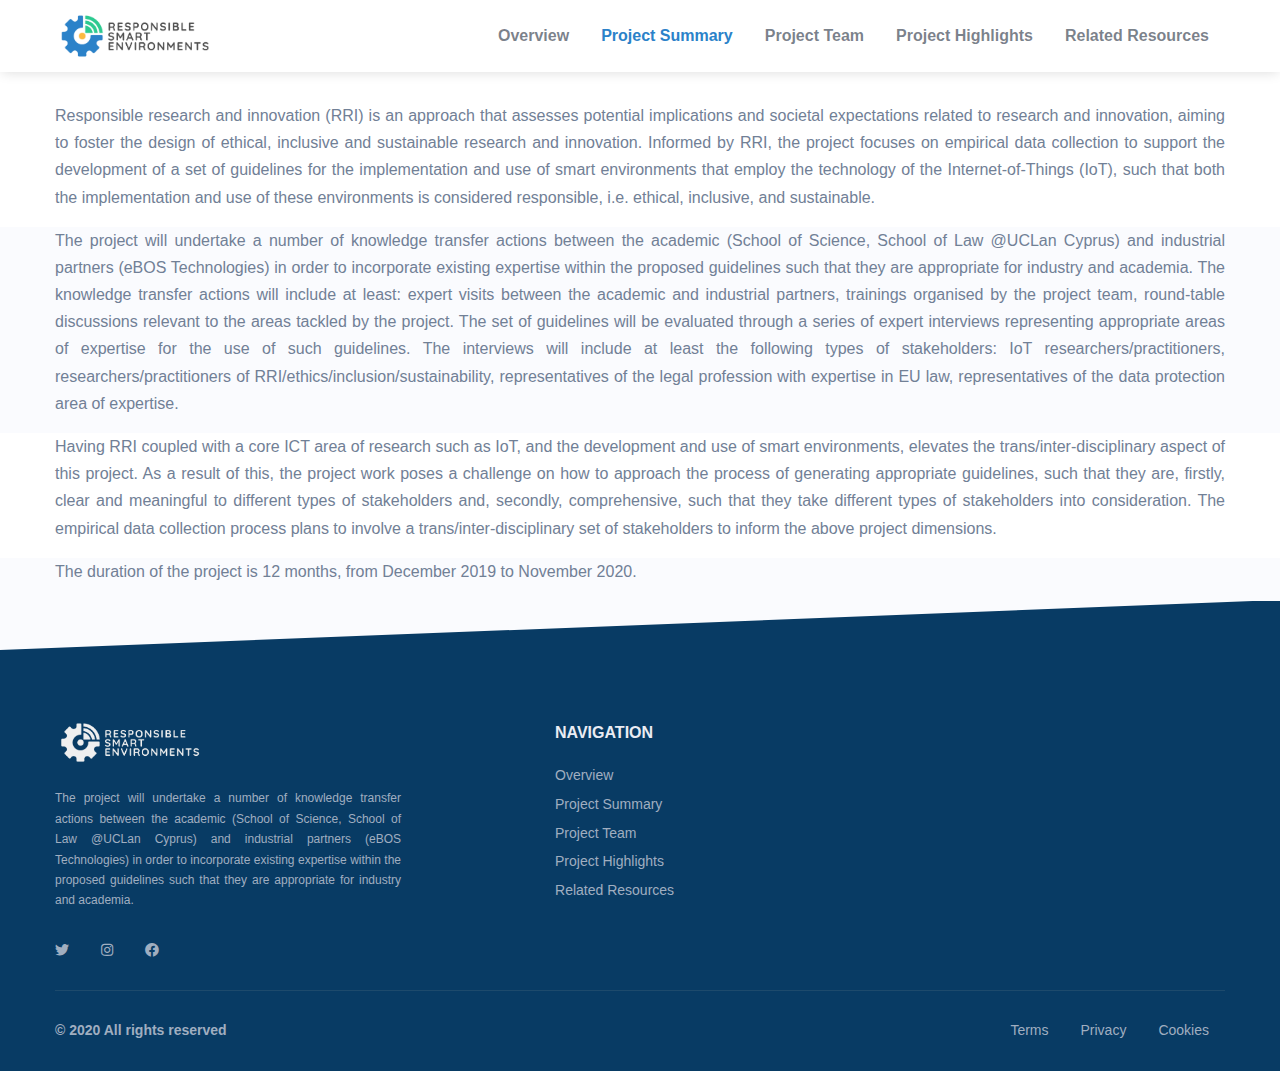
<file: project-summary.html>
<!DOCTYPE html>
<html lang="en">
  <head>
    <meta charset="utf-8" />
    <meta
      name="viewport"
      content="width=device-width, initial-scale=1, shrink-to-fit=no"
    />
    <meta name="description" content="" />
    <title>Responsible Smart Environments – Project Summary</title>
    <!-- Preloader -->
    <style>
      @keyframes hidePreloader {
        0% {
          width: 100%;
          height: 100%;
        }

        100% {
          width: 0;
          height: 0;
        }
      }

      body > div.preloader {
        position: fixed;
        background: white;
        width: 100%;
        height: 100%;
        z-index: 1071;
        opacity: 0;
        transition: opacity 0.5s ease;
        overflow: hidden;
        pointer-events: none;
        display: flex;
        align-items: center;
        justify-content: center;
      }

      body:not(.loaded) > div.preloader {
        opacity: 1;
      }

      body:not(.loaded) {
        overflow: hidden;
      }

      body.loaded > div.preloader {
        animation: hidePreloader 0.5s linear 0.5s forwards;
      }
    </style>
    <script>
      window.addEventListener("load", function () {
        setTimeout(function () {
          document.querySelector("body").classList.add("loaded");
        }, 300);
      });
    </script>
    <!-- Favicon -->
    <link rel="icon" href="logo.png" type="image/png" />
    <!-- Font Awesome -->
    <link
      rel="stylesheet"
      href="assets/libs/@fortawesome/fontawesome-free/css/all.min.css"
    />
    <!-- Quick CSS -->
    <link
      rel="stylesheet"
      href="assets/css/quick-website.css"
      id="stylesheet"
    />
  </head>

  <body>
    <!-- Preloader -->
    <div class="preloader">
      <div class="spinner-border text-primary" role="status">
        <span class="sr-only">Loading...</span>
      </div>
    </div>

    <!-- Navbar -->
    <nav class="navbar navbar-expand-lg navbar-light bg-white">
      <div class="container">
        <!-- Brand -->
        <a class="navbar-brand" href="index.html">
          <img
            style="width: 160px; height: auto;"
            alt="RSE Logo"
            src="logo.jpg"
            id="navbar-logo"
          />
        </a>
        <!-- Toggler -->
        <button
          class="navbar-toggler"
          type="button"
          data-toggle="collapse"
          data-target="#navbarCollapse"
          aria-controls="navbarCollapse"
          aria-expanded="false"
          aria-label="Toggle navigation"
        >
          <span class="navbar-toggler-icon"></span>
        </button>
        <!-- Collapse -->
        <div class="collapse navbar-collapse" id="navbarCollapse">
          <ul class="navbar-nav mt-4 mt-lg-0 ml-auto">
            <li class="nav-item">
              <a class="nav-link" href="index.html">Overview</a>
            </li>
            <li class="nav-item">
              <a class="nav-link active" href="project-summary.html">Project Summary</a>
            </li>
            <li class="nav-item">
              <a class="nav-link" href="project-team.html">Project Team</a>
            </li>
            <li class="nav-item">
              <a class="nav-link" href="project-highlights.html"
                >Project Highlights</a
              >
            </li>
             <li class="nav-item">
              <a class="nav-link" href="related-resources.html"
                >Related Resources</a
              >
            </li>
          </ul>
        </div>
      </div>
    </nav>
    <!-- Main content -->
    <section style="margin-top: 30px;" class="slice p-0">
      <div class="container">
        <div class="row row-grid align-items-center">
          <div class="col-12 ">
        <p style="text-align: justify;">Responsible research and innovation (RRI) is an approach that assesses potential implications and societal expectations related to research and innovation, aiming to foster the design of ethical, inclusive and sustainable research and innovation. Informed by RRI, the project focuses on empirical data collection to support the development of a set of guidelines for the implementation and use of smart environments that employ the technology of the Internet-of-Things (IoT), such that both the implementation and use of these environments is considered responsible, i.e. ethical, inclusive, and sustainable.</p>
          </div>
        </div>
      </div>
    </section>
    <section class="bg-section-secondary slice p-0">
      <div class="container">
        <div class="col-12">
          <div class="row row-grid align-items-center">

        <p style="text-align: justify;">
          The project will undertake a number of knowledge transfer actions between the academic (School of Science, School of Law @UCLan Cyprus) and industrial partners (eBOS Technologies) in order to incorporate existing expertise within the proposed guidelines such that they are appropriate for industry and academia. The knowledge transfer actions will include at least: expert visits between the academic and industrial partners, trainings organised by the project team, round-table discussions relevant to the areas tackled by the project. The set of guidelines will be evaluated through a series of expert interviews representing appropriate areas of expertise for the use of such guidelines. The interviews will include at least the following types of stakeholders: IoT researchers/practitioners, researchers/practitioners of RRI/ethics/inclusion/sustainability, representatives of the legal profession with expertise in EU law, representatives of the data protection area of expertise.</p>
      </div>      </div>
    </section>

    <section class="slice p-0">
      <div class="container">
        <div class="row row-grid align-items-center">
          <div class="col-12 ">
        <p style="text-align: justify;">Having RRI coupled with a core ICT area of research such as IoT, and the development and use of smart environments, elevates the trans/inter-disciplinary aspect of this project. As a result of this, the project work poses a challenge on how to approach the process of generating appropriate guidelines, such that they are, firstly, clear and meaningful to different types of stakeholders and, secondly, comprehensive, such that they take different types of stakeholders into consideration. The empirical data collection process plans to involve a trans/inter-disciplinary set of stakeholders to inform the above project dimensions.</p>
          </div>
        </div>
      </div>
    </section>

    <section class="bg-section-secondary slice p-0">
      <div class="container">
        <div class="col-12">
          <div class="row row-grid align-items-center">

        <p style="text-align: justify;">
          The duration of the project is 12 months, from December 2019 to November 2020.</p>
      </div>      </div>
    </section>
    
  
    <footer class="position-relative" id="footer-main">
      <div class="footer pt-lg-7 footer-dark bg-dark">
        <!-- SVG shape -->
        <div
          class="shape-container shape-line shape-position-top shape-orientation-inverse"
        >
          <svg
            width="2560px"
            height="100px"
            xmlns="http://www.w3.org/2000/svg"
            xmlns:xlink="http://www.w3.org/1999/xlink"
            preserveAspectRatio="none"
            x="0px"
            y="0px"
            viewBox="0 0 2560 100"
            style="enable-background: new 0 0 2560 100;"
            xml:space="preserve"
            class="fill-section-secondary"
          >
            <polygon points="2560 0 2560 100 0 100"></polygon>
          </svg>
        </div>
        <!-- Footer -->
        <div class="container pt-4">
          <div class="row">
            <div class="col-lg-4 mb-5 mb-lg-0">
              <!-- Theme's logo -->
              <a href="index.html">
                <img width="150"
                  alt="logo"
                  src="logo-white.png"
                  id="footer-logo"
                />
              </a>
              <!-- Webpixels' mission -->
              <p style="text-align: justify;
              font-size: .75em !important;color: #a0aec0;" class="mt-4 text-sm opacity-8 pr-lg-4">
                The project will undertake a number of knowledge transfer actions between the academic (School of Science, School of Law @UCLan Cyprus) and industrial partners (eBOS Technologies) in order to incorporate existing expertise within the proposed guidelines such that they are appropriate for industry and academia.
              </p>
              <!-- Social -->
              <ul class="nav mt-4">
                <li class="nav-item">
                  <a
                    class="nav-link pl-0"
                    href="#"
                    target="_blank"
                  >
                    <i class="fab fa-twitter"></i>
                  </a>
                </li>
              
                <li class="nav-item">
                  <a
                    class="nav-link"
                    href="#"
                    target="_blank"
                  >
                    <i class="fab fa-instagram"></i>
                  </a>
                </li>
                <li class="nav-item">
                  <a
                    class="nav-link"
                    href="#"
                    target="_blank"
                  >
                    <i class="fab fa-facebook"></i>
                  </a>
                </li>
              </ul>
            </div>
            <div class="col-lg-7 col-6 col-sm-4 ml-lg-auto mb-5 mb-lg-0">
              <h6 class="heading mb-3">NAVIGATION</h6>
              <ul class="list-unstyled">
                <li><a href="index.html">Overview</a></li>
                <li><a href="project-summary.html">Project Summary</a></li>
                <li><a href="project-team.html">Project Team</a></li>
                <li><a href="project-highlights.html">Project Highlights</a></li>
                <li><a href="related-resources.html">Related Resources</a></li>
              </ul>
            </div>
         
          </div>
          <hr class="divider divider-fade divider-dark my-4" />
          <div class="row align-items-center justify-content-md-between pb-4">
            <div class="col-md-6">
              <div
                class="copyright text-sm font-weight-bold text-center text-md-left"
              >
                &copy; 2020
               
                 All rights reserved
              </div>
            </div>
            <div class="col-md-6">
              <ul
                class="nav justify-content-center justify-content-md-end mt-3 mt-md-0"
              >
                <li class="nav-item">
                  <a class="nav-link" href="#">
                    Terms
                  </a>
                </li>
                <li class="nav-item">
                  <a class="nav-link" href="#">
                    Privacy
                  </a>
                </li>
                <li class="nav-item">
                  <a class="nav-link" href="#">
                    Cookies
                  </a>
                </li>
              </ul>
            </div>
          </div>
        </div>
      </div>
    </footer>
    <!-- Core JS  -->
    <script src="assets/libs/jquery/dist/jquery.min.js"></script>
    <script src="assets/libs/bootstrap/dist/js/bootstrap.bundle.min.js"></script>
    <script src="assets/libs/svg-injector/dist/svg-injector.min.js"></script>
    <script src="assets/libs/feather-icons/dist/feather.min.js"></script>
    <!-- Quick JS -->
    <script src="assets/js/quick-website.js"></script>
    <!-- Feather Icons -->
    <script>
      feather.replace({
        width: "1em",
        height: "1em",
      });
    </script>
  </body>
</html>
</file>
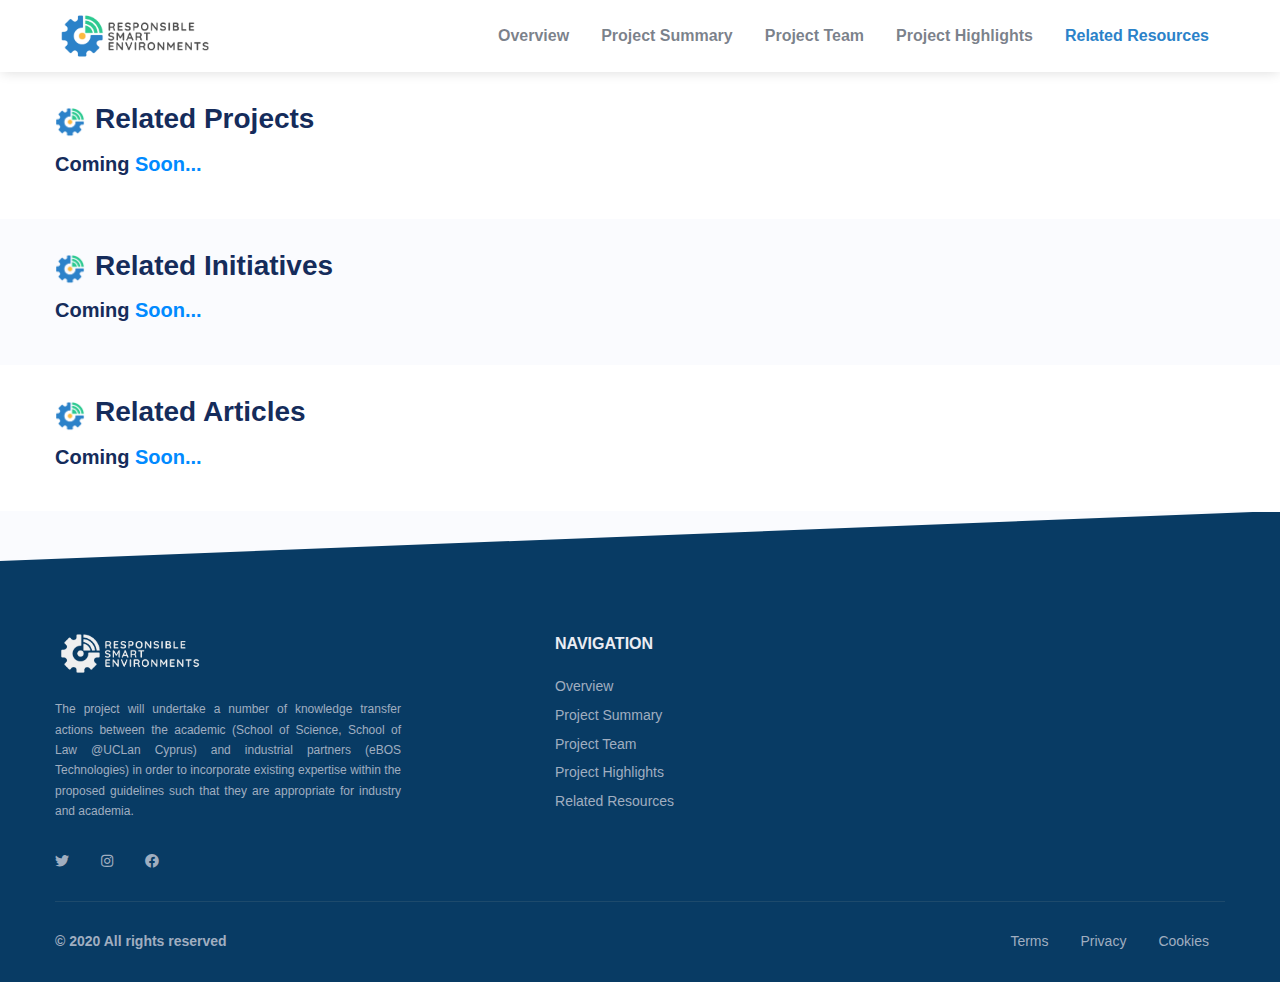
<file: related-resources.html>
<!DOCTYPE html>
<html lang="en">
  <head>
    <meta charset="utf-8" />
    <meta
      name="viewport"
      content="width=device-width, initial-scale=1, shrink-to-fit=no"
    />
    <meta name="description" content="" />
    <title>Responsible Smart Environments – Related Resources</title>
    <!-- Preloader -->
    <style>
      @keyframes hidePreloader {
        0% {
          width: 100%;
          height: 100%;
        }

        100% {
          width: 0;
          height: 0;
        }
      }

      body > div.preloader {
        position: fixed;
        background: white;
        width: 100%;
        height: 100%;
        z-index: 1071;
        opacity: 0;
        transition: opacity 0.5s ease;
        overflow: hidden;
        pointer-events: none;
        display: flex;
        align-items: center;
        justify-content: center;
      }

      body:not(.loaded) > div.preloader {
        opacity: 1;
      }

      body:not(.loaded) {
        overflow: hidden;
      }

      body.loaded > div.preloader {
        animation: hidePreloader 0.5s linear 0.5s forwards;
      }
    </style>
    <script>
      window.addEventListener("load", function () {
        setTimeout(function () {
          document.querySelector("body").classList.add("loaded");
        }, 300);
      });
    </script>
    <!-- Favicon -->
    <link rel="icon" href="logo.png" type="image/png" />
    <!-- Font Awesome -->
    <link
      rel="stylesheet"
      href="assets/libs/@fortawesome/fontawesome-free/css/all.min.css"
    />
    <!-- Quick CSS -->
    <link
      rel="stylesheet"
      href="assets/css/quick-website.css"
      id="stylesheet"
    />
  </head>

  <body>
    <!-- Preloader -->
    <div class="preloader">
      <div class="spinner-border text-primary" role="status">
        <span class="sr-only">Loading...</span>
      </div>
    </div>

    <!-- Navbar -->
    <nav class="navbar navbar-expand-lg navbar-light bg-white">
      <div class="container">
        <!-- Brand -->
        <a class="navbar-brand" href="index.html">
          <img
            style="width: 160px; height: auto;"
            alt="RSE Logo"
            src="logo.jpg"
            id="navbar-logo"
          />
        </a>
        <!-- Toggler -->
        <button
          class="navbar-toggler"
          type="button"
          data-toggle="collapse"
          data-target="#navbarCollapse"
          aria-controls="navbarCollapse"
          aria-expanded="false"
          aria-label="Toggle navigation"
        >
          <span class="navbar-toggler-icon"></span>
        </button>
        <!-- Collapse -->
        <div class="collapse navbar-collapse" id="navbarCollapse">
          <ul class="navbar-nav mt-4 mt-lg-0 ml-auto">
            <li class="nav-item">
              <a class="nav-link" href="index.html">Overview</a>
            </li>
            <li class="nav-item">
              <a class="nav-link" href="project-summary.html"
                >Project Summary</a
              >
            </li>
            <li class="nav-item">
              <a class="nav-link" href="project-team.html">Project Team</a>
            </li>
            <li class="nav-item">
              <a class="nav-link" href="project-highlights.html"
                >Project Highlights</a
              >
            </li>
            <li class="nav-item">
              <a class="nav-link active" href="related-resources.html"
                >Related Resources</a
              >
            </li>
          </ul>
        </div>
      </div>
    </nav>
    <!-- Main content -->
    <section class="slice py-4">
      <div class="container">
        <div class="row row-grid align-items-center">
          <div class="col-12 col-md-12 col-lg-12 order-md-1 pr-md-5">
            <!-- Heading -->
            <div style="align-items: center;" class="d-flex">
              <img
                src="logo-symbol.png"
                style="width: 30px; height: 30px; margin-right: 10px;"
                alt="logo-symbol"
              />
              <h3 style="position: relative; top: 2px;">Related Projects</h3>
            </div>
            <h5 class="display-5 text-center text-md-left mb-3">
              Coming
              <strong class="text-primary">Soon...</strong>
            </h5>
          </div>
        </div>
      </div>
    </section>
    <section class="slice bg-section-secondary py-4">
      <div class="container">
        <div class="row row-grid align-items-center">
          <div class="col-12 col-md-12 col-lg-12 order-md-1 pr-md-5">
            <!-- Heading -->
            <div style="align-items: center;" class="d-flex">
              <img
                src="logo-symbol.png"
                style="width: 30px; height: 30px; margin-right: 10px;"
                alt="logo-symbol"
              />
              <h3 style="position: relative; top: 2px;">Related Initiatives</h3>
            </div>
            <h5 class="display-5 text-center text-md-left mb-3">
              Coming
              <strong class="text-primary">Soon...</strong>
            </h5>
          </div>
        </div>
      </div>
    </section>
    <section class="slice py-4">
      <div class="container">
        <div class="row row-grid align-items-center">
          <div class="col-12 col-md-12 col-lg-12 order-md-1 pr-md-5">
            <!-- Heading -->
            <div style="align-items: center;" class="d-flex">
              <img
                src="logo-symbol.png"
                style="width: 30px; height: 30px; margin-right: 10px;"
                alt="logo-symbol"
              />
              <h3 style="position: relative; top: 2px;">Related Articles</h3>
            </div>
            <h5 class="display-5 text-center text-md-left mb-3">
              Coming
              <strong class="text-primary">Soon...</strong>
            </h5>
          </div>
        </div>
      </div>
    </section>
    <footer class="position-relative" id="footer-main">
      <div class="footer pt-lg-7 footer-dark bg-dark">
        <!-- SVG shape -->
        <div
          class="shape-container shape-line shape-position-top shape-orientation-inverse"
        >
          <svg
            width="2560px"
            height="100px"
            xmlns="http://www.w3.org/2000/svg"
            xmlns:xlink="http://www.w3.org/1999/xlink"
            preserveAspectRatio="none"
            x="0px"
            y="0px"
            viewBox="0 0 2560 100"
            style="enable-background: new 0 0 2560 100;"
            xml:space="preserve"
            class="fill-section-secondary"
          >
            <polygon points="2560 0 2560 100 0 100"></polygon>
          </svg>
        </div>
        <!-- Footer -->
        <div class="container pt-4">
          <div class="row">
            <div class="col-lg-4 mb-5 mb-lg-0">
              <!-- Theme's logo -->
              <a href="index.html">
                <img
                  width="150"
                  alt="logo"
                  src="logo-white.png"
                  id="footer-logo"
                />
              </a>
              <!-- Webpixels' mission -->
              <p
                style="
                  text-align: justify;
                  font-size: 0.75em !important;
                  color: #a0aec0;
                "
                class="mt-4 text-sm opacity-8 pr-lg-4"
              >
                The project will undertake a number of knowledge transfer
                actions between the academic (School of Science, School of Law
                @UCLan Cyprus) and industrial partners (eBOS Technologies) in
                order to incorporate existing expertise within the proposed
                guidelines such that they are appropriate for industry and
                academia.
              </p>
              <!-- Social -->
              <ul class="nav mt-4">
                <li class="nav-item">
                  <a class="nav-link pl-0" href="#" target="_blank">
                    <i class="fab fa-twitter"></i>
                  </a>
                </li>

                <li class="nav-item">
                  <a class="nav-link" href="#" target="_blank">
                    <i class="fab fa-instagram"></i>
                  </a>
                </li>
                <li class="nav-item">
                  <a class="nav-link" href="#" target="_blank">
                    <i class="fab fa-facebook"></i>
                  </a>
                </li>
              </ul>
            </div>
            <div class="col-lg-7 col-6 col-sm-4 ml-lg-auto mb-5 mb-lg-0">
              <h6 class="heading mb-3">NAVIGATION</h6>
              <ul class="list-unstyled">
                <li><a href="index.html">Overview</a></li>
                <li><a href="project-summary.html">Project Summary</a></li>
                <li><a href="project-team.html">Project Team</a></li>
                <li>
                  <a href="project-highlights.html">Project Highlights</a>
                </li>
                <li><a href="related-resources.html">Related Resources</a></li>
              </ul>
            </div>
          </div>
          <hr class="divider divider-fade divider-dark my-4" />
          <div class="row align-items-center justify-content-md-between pb-4">
            <div class="col-md-6">
              <div
                class="copyright text-sm font-weight-bold text-center text-md-left"
              >
                &copy; 2020 All rights reserved
              </div>
            </div>
            <div class="col-md-6">
              <ul
                class="nav justify-content-center justify-content-md-end mt-3 mt-md-0"
              >
                <li class="nav-item">
                  <a class="nav-link" href="#">
                    Terms
                  </a>
                </li>
                <li class="nav-item">
                  <a class="nav-link" href="#">
                    Privacy
                  </a>
                </li>
                <li class="nav-item">
                  <a class="nav-link" href="#">
                    Cookies
                  </a>
                </li>
              </ul>
            </div>
          </div>
        </div>
      </div>
    </footer>
    <!-- Core JS  -->
    <script src="assets/libs/jquery/dist/jquery.min.js"></script>
    <script src="assets/libs/bootstrap/dist/js/bootstrap.bundle.min.js"></script>
    <script src="assets/libs/svg-injector/dist/svg-injector.min.js"></script>
    <script src="assets/libs/feather-icons/dist/feather.min.js"></script>
    <!-- Quick JS -->
    <script src="assets/js/quick-website.js"></script>
    <!-- Feather Icons -->
    <script>
      feather.replace({
        width: "1em",
        height: "1em",
      });
    </script>
  </body>
</html>
</file>
